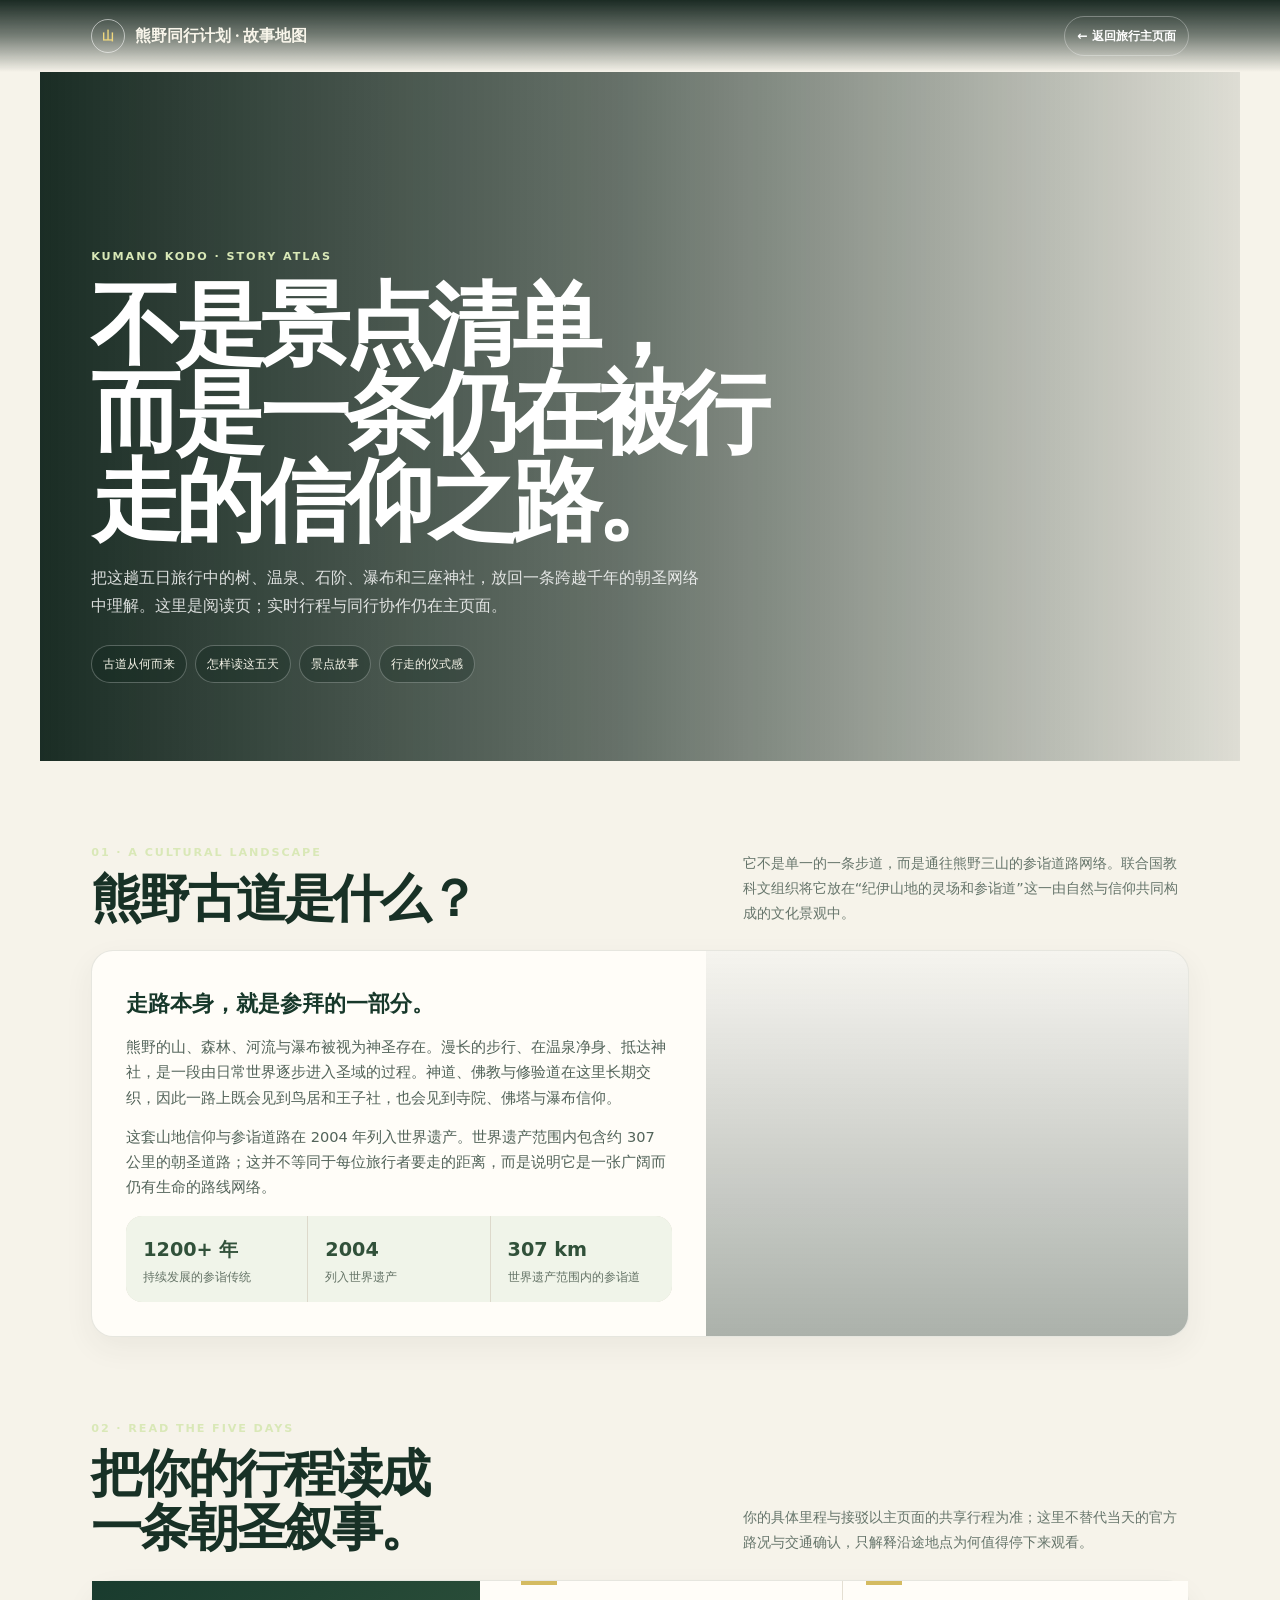
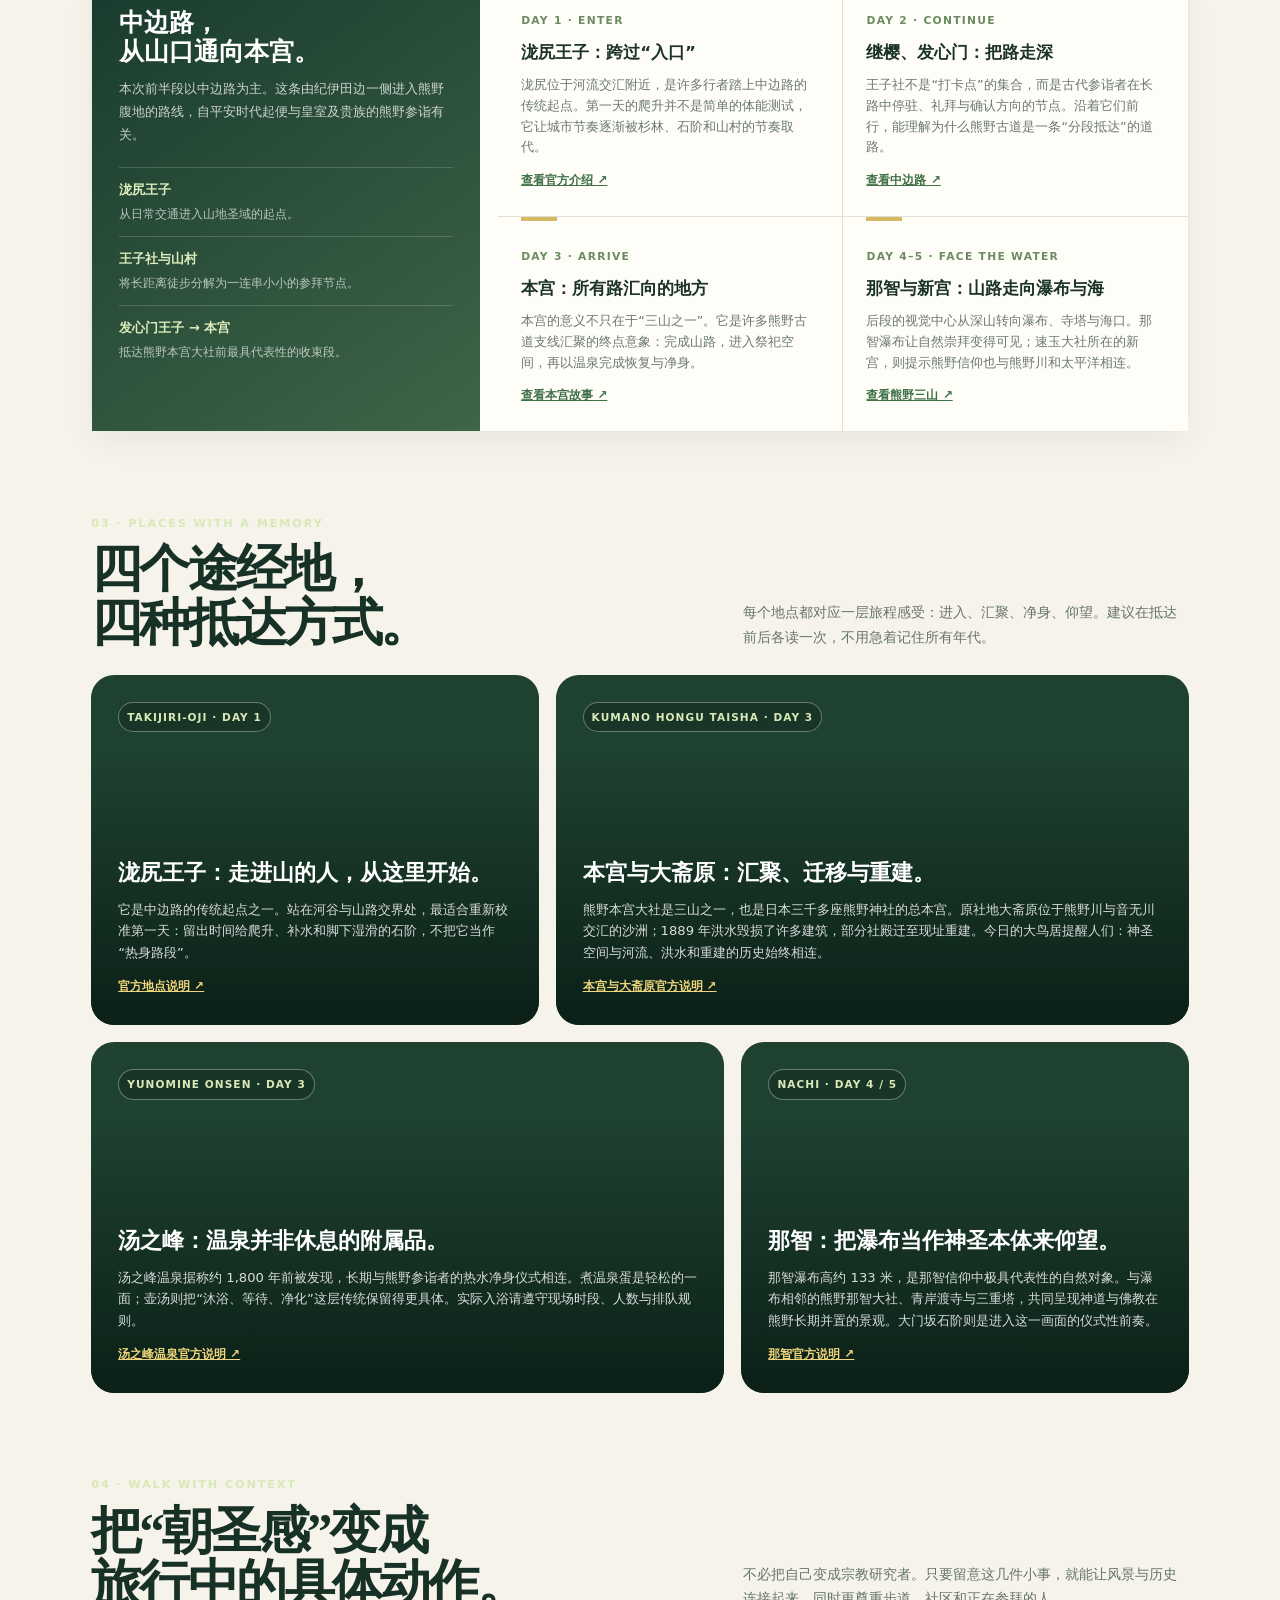
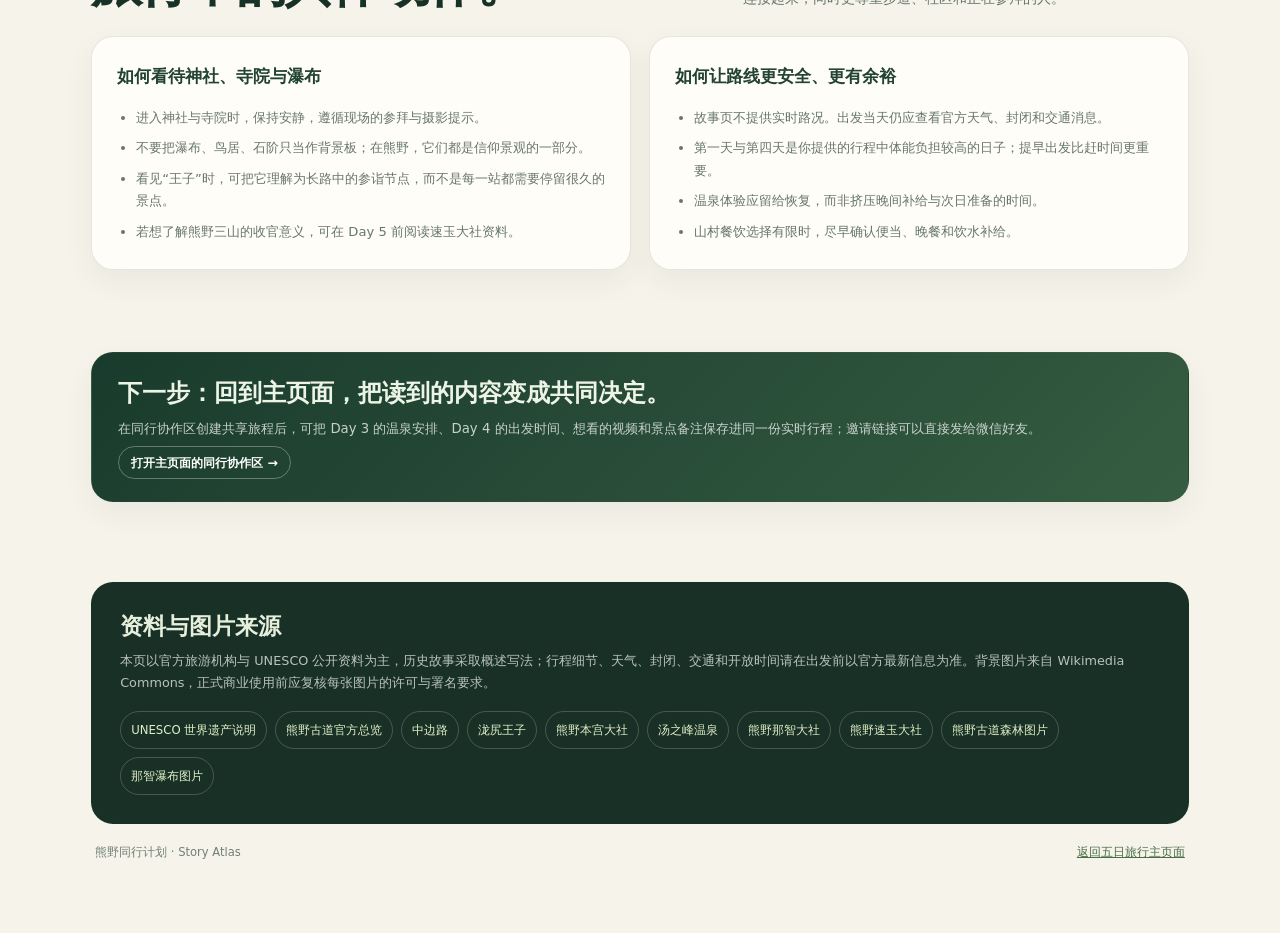
<file: stories.html>
<!doctype html>
<html lang="zh-CN">
<head>
  <meta charset="utf-8">
  <meta name="viewport" content="width=device-width, initial-scale=1">
  <meta name="theme-color" content="#17372a">
  <meta name="description" content="熊野古道故事与景点：读懂中边路、熊野三山、温泉与那智瀑布。">
  <title>熊野古道故事与景点｜熊野同行计划</title>
  <style>
    :root{--ink:#1a3025;--forest:#1b3c2f;--moss:#617f58;--leaf:#dce8c7;--paper:#f6f3ea;--line:#ded9cb;--warm:#c06b4f;--gold:#d8b65b}*{box-sizing:border-box}html{scroll-behavior:smooth}body{margin:0;color:#26382d;background:var(--paper);font:16px/1.72 system-ui,-apple-system,BlinkMacSystemFont,"Segoe UI","PingFang SC","Hiragino Sans GB","Microsoft YaHei",sans-serif}a{color:inherit}.page{max-width:1200px;margin:auto;padding:0 clamp(18px,4vw,54px) 70px}.top{position:sticky;z-index:5;top:0;display:flex;align-items:center;justify-content:space-between;gap:16px;height:72px;color:#f8f5ea}.top:before{content:"";position:absolute;z-index:-1;inset:0 -50vw;background:linear-gradient(180deg,rgba(13,30,23,.94),rgba(13,30,23,.55),transparent)}.brand{display:flex;align-items:center;gap:10px;font:700 1.02rem Georgia,"Songti SC",serif}.seal{display:grid;place-items:center;width:34px;height:34px;border:1px solid rgba(255,255,255,.55);border-radius:50%;color:#f0d77d;font-size:.72rem}.back{padding:8px 12px;border:1px solid rgba(255,255,255,.31);border-radius:99px;color:#fff;text-decoration:none;font-size:.78rem;font-weight:800}.back:hover{background:rgba(255,255,255,.12)}.hero{min-height:630px;margin:0 calc(-1 * clamp(18px,4vw,54px));padding:175px clamp(18px,4vw,54px) 78px;display:flex;align-items:end;color:#fff;background:linear-gradient(90deg,rgba(10,30,22,.93),rgba(10,30,22,.61) 48%,rgba(10,30,22,.10)),url("https://commons.wikimedia.org/wiki/Special:FilePath/Kumano%20Kodo%20forest.jpg?width=1800") center/cover}.hero-inner{max-width:770px}.eyebrow,.kicker{color:#d9e8b7;font-size:.7rem;font-weight:900;letter-spacing:.17em}.hero h1{max-width:740px;margin:16px 0 18px;font:700 clamp(3rem,7vw,6.2rem)/.98 Georgia,"Songti SC",serif;letter-spacing:-.065em}.hero p{max-width:620px;margin:0;color:rgba(255,255,255,.83);font-size:1rem;line-height:1.75}.anchor-nav{display:flex;flex-wrap:wrap;gap:8px;margin-top:25px}.anchor-nav a{padding:8px 11px;border:1px solid rgba(255,255,255,.26);border-radius:99px;color:#f5f4e8;text-decoration:none;font-size:.75rem;background:rgba(15,38,28,.31)}.anchor-nav a:hover{background:rgba(255,255,255,.13)}.section{margin-top:82px}.heading{display:grid;grid-template-columns:1fr minmax(230px,.72fr);gap:32px;align-items:end;margin-bottom:25px}.heading h2{margin:9px 0 0;color:#183126;font:700 clamp(2rem,4vw,3.55rem)/1.05 Georgia,"Songti SC",serif;letter-spacing:-.055em}.heading p{margin:0;color:#66756b;font-size:.9rem}.card{border:1px solid rgba(87,105,85,.15);border-radius:22px;background:#fffdf8;box-shadow:0 11px 30px rgba(48,59,47,.06)}.origin{display:grid;grid-template-columns:1.12fr .88fr;overflow:hidden}.origin-copy{padding:34px}.origin-copy h3{margin:0 0 12px;color:#17382a;font-size:1.35rem}.origin-copy p{margin:0;color:#53645a;font-size:.91rem}.origin-copy p+p{margin-top:14px}.origin-image{min-height:365px;background:linear-gradient(0deg,rgba(10,30,22,.34),rgba(10,30,22,.04)),url("https://commons.wikimedia.org/wiki/Special:FilePath/Kumano%20Kodo%20pilgrimage%20route%20Daimon-zaka%20World%20heritage%20%E7%86%8A%E9%87%8E%E5%8F%A4%E9%81%93%20%E5%A4%A7%E9%96%80%E5%9D%8218.JPG?width=1200") center/cover}.factline{display:grid;grid-template-columns:repeat(3,1fr);gap:1px;overflow:hidden;margin-top:17px;border-radius:16px;background:#ddd9cb}.factline div{padding:17px;background:#f0f4e9}.factline b{display:block;color:#31513a;font-size:1.2rem}.factline span{display:block;margin-top:3px;color:#647366;font-size:.73rem;line-height:1.4}.route-reading{display:grid;grid-template-columns:.72fr 1.28fr;gap:18px}.route-key{padding:27px;color:#eff4e9;background:linear-gradient(145deg,#193b2e,#3f6547)}.route-key h3{margin:0;color:#fff;font:700 1.55rem/1.18 Georgia,"Songti SC",serif}.route-key p{margin:12px 0 0;color:rgba(255,255,255,.76);font-size:.83rem}.route-key ul{margin:20px 0 0;padding:0;list-style:none}.route-key li{padding:11px 0;border-top:1px solid rgba(255,255,255,.16);font-size:.82rem}.route-key b{display:block;color:#ddedbd}.route-key span{display:block;margin-top:3px;color:rgba(255,255,255,.68);font-size:.74rem}.route-stages{display:grid;grid-template-columns:1fr 1fr;gap:1px;overflow:hidden;background:#e4dfd2}.stage{position:relative;min-height:210px;padding:23px;background:#fffdf8}.stage:before{content:"";position:absolute;left:23px;top:0;height:4px;width:36px;background:#d4bb61}.stage small{display:block;margin-top:8px;color:#6c8b60;font-weight:900;font-size:.67rem;letter-spacing:.12em}.stage h3{margin:9px 0 7px;color:#1b3328;font-size:1.04rem}.stage p{margin:0;color:#6a796f;font-size:.79rem;line-height:1.65}.stage a{display:inline-block;margin-top:12px;color:#3f7145;font-size:.75rem;font-weight:900}.place-grid{display:grid;grid-template-columns:repeat(12,1fr);gap:17px}.place{position:relative;min-height:330px;overflow:hidden;padding:27px;border-radius:23px;color:#fff;background:#204332}.place:before{content:"";position:absolute;inset:0;background-position:center;background-size:cover;transition:transform .45s}.place:hover:before{transform:scale(1.045)}.place:after{content:"";position:absolute;inset:0;background:linear-gradient(0deg,rgba(9,28,20,.91),rgba(11,32,23,.05) 78%)}.place>*{position:relative;z-index:1}.place.takijiri{grid-column:span 5}.place.hongu{grid-column:span 7}.place.yunomine{grid-column:span 7}.place.nachi{grid-column:span 5}.place.takijiri:before{background-image:url("https://commons.wikimedia.org/wiki/Special:FilePath/Kumano%20Kodo%20forest.jpg?width=1300")}.place.hongu:before{background-image:url("https://commons.wikimedia.org/wiki/Special:FilePath/Kumano%20Kodo%20Kumano%20Hongu%20Taisha%20World%20heritage%20%E7%86%8A%E9%87%8E%E6%9C%AC%E5%AE%AE%E5%A4%A7%E7%A4%BE08.JPG?width=1300")}.place.yunomine:before{background-image:url("https://commons.wikimedia.org/wiki/Special:FilePath/Kumano%20Kodo%20World%20heritage%20Yunomine%20Onsen%20Tsuboyu%20%E6%B9%AF%E3%81%AE%E5%B3%B0%E6%B8%A9%E6%B3%89%20%E3%81%A4%E3%81%BC%E6%B9%AF20.JPG?width=1300")}.place.nachi:before{background-image:url("https://commons.wikimedia.org/wiki/Special:FilePath/Three-storied%20Pagoda%20of%20Seiganto-ji%20and%20Nachi%20Falls%20201911.jpg?width=1300")}.place .tag{display:inline-block;padding:5px 8px;border:1px solid rgba(255,255,255,.34);border-radius:99px;color:#d9e8b7;font-size:.66rem;font-weight:900;letter-spacing:.1em;background:rgba(10,28,20,.28)}.place h3{margin:122px 0 8px;font-size:1.36rem}.place p{max-width:600px;margin:0;color:rgba(255,255,255,.84);font-size:.82rem;line-height:1.62}.place a{display:inline-block;margin-top:13px;color:#f0d77d;font-size:.74rem;font-weight:900}.timeline{position:relative;margin:0;padding:0;list-style:none}.timeline:before{content:"";position:absolute;left:13px;top:8px;bottom:9px;border-left:1px dashed #9ab08e}.timeline li{position:relative;padding:0 0 25px 47px}.timeline li:before{content:"";position:absolute;left:0;top:2px;width:25px;height:25px;border:4px solid #dceacb;border-radius:50%;background:#416a45}.timeline li:last-child{padding-bottom:0}.timeline b{display:block;color:#264732;font-size:.95rem}.timeline p{margin:5px 0 0;color:#6b796f;font-size:.82rem}.know{display:grid;grid-template-columns:1fr 1fr;gap:18px}.know-card{padding:25px}.know-card h3{margin:0;color:#234332;font-size:1.08rem}.know-card ul{margin:15px 0 0;padding-left:19px;color:#67766c;font-size:.82rem}.know-card li+li{margin-top:8px}.callout{padding:26px;color:#edf4e5;background:linear-gradient(135deg,#193b2d,#365c41)}.callout h3{margin:0;font:700 1.5rem/1.2 Georgia,"Songti SC",serif}.callout p{margin:11px 0 0;color:rgba(255,255,255,.75);font-size:.83rem}.sources{margin-top:80px;padding:29px;border-radius:22px;color:#e6eedc;background:#183026}.sources h2{margin:0;font:700 1.45rem Georgia,"Songti SC",serif}.sources p{margin:8px 0 17px;color:rgba(255,255,255,.7);font-size:.8rem}.source-list{display:flex;flex-wrap:wrap;gap:8px}.source-list a{padding:8px 10px;border:1px solid rgba(255,255,255,.2);border-radius:99px;color:#e1efc6;text-decoration:none;font-size:.73rem}.source-list a:hover{background:rgba(255,255,255,.1)}.footer{display:flex;justify-content:space-between;gap:20px;margin:19px 4px 0;color:#718075;font-size:.72rem}.footlink{color:#496e45}@media(max-width:820px){.heading,.origin,.route-reading,.know{grid-template-columns:1fr}.origin-image{min-height:280px}.place.takijiri,.place.hongu,.place.yunomine,.place.nachi{grid-column:span 6}.top{height:64px}.hero{min-height:560px;padding-top:140px}.factline{grid-template-columns:1fr 1fr}.factline div:last-child{grid-column:span 2}}@media(max-width:550px){.hero h1{font-size:3.25rem}.section{margin-top:58px}.route-stages{grid-template-columns:1fr}.place.takijiri,.place.hongu,.place.yunomine,.place.nachi{grid-column:span 12;min-height:300px}.factline{grid-template-columns:1fr}.factline div:last-child{grid-column:auto}.footer{flex-direction:column}.top .brand{font-size:.9rem}.back{font-size:.7rem}}
  </style>
</head>
<body>
  <div class="page">
    <header class="top"><div class="brand"><span class="seal">山</span>熊野同行计划 · 故事地图</div><a class="back" href="./index.html">← 返回旅行主页面</a></header>
    <main>
      <section class="hero"><div class="hero-inner"><div class="eyebrow">KUMANO KODO · STORY ATLAS</div><h1>不是景点清单，<br>而是一条仍在被行走的信仰之路。</h1><p>把这趟五日旅行中的树、温泉、石阶、瀑布和三座神社，放回一条跨越千年的朝圣网络中理解。这里是阅读页；实时行程与同行协作仍在主页面。</p><nav class="anchor-nav"><a href="#origin">古道从何而来</a><a href="#route">怎样读这五天</a><a href="#places">景点故事</a><a href="#pilgrim">行走的仪式感</a></nav></div></section>

      <section id="origin" class="section"><div class="heading"><div><div class="kicker">01 · A CULTURAL LANDSCAPE</div><h2>熊野古道是什么？</h2></div><p>它不是单一的一条步道，而是通往熊野三山的参诣道路网络。联合国教科文组织将它放在“纪伊山地的灵场和参诣道”这一由自然与信仰共同构成的文化景观中。</p></div><article class="card origin"><div class="origin-copy"><h3>走路本身，就是参拜的一部分。</h3><p>熊野的山、森林、河流与瀑布被视为神圣存在。漫长的步行、在温泉净身、抵达神社，是一段由日常世界逐步进入圣域的过程。神道、佛教与修验道在这里长期交织，因此一路上既会见到鸟居和王子社，也会见到寺院、佛塔与瀑布信仰。</p><p>这套山地信仰与参诣道路在 2004 年列入世界遗产。世界遗产范围内包含约 307 公里的朝圣道路；这并不等同于每位旅行者要走的距离，而是说明它是一张广阔而仍有生命的路线网络。</p><div class="factline"><div><b>1200+ 年</b><span>持续发展的参诣传统</span></div><div><b>2004</b><span>列入世界遗产</span></div><div><b>307 km</b><span>世界遗产范围内的参诣道</span></div></div></div><div class="origin-image" aria-label="熊野古道石阶与森林"></div></article></section>

      <section id="route" class="section"><div class="heading"><div><div class="kicker">02 · READ THE FIVE DAYS</div><h2>把你的行程读成<br>一条朝圣叙事。</h2></div><p>你的具体里程与接驳以主页面的共享行程为准；这里不替代当天的官方路况与交通确认，只解释沿途地点为何值得停下来观看。</p></div><div class="card route-reading"><aside class="route-key"><h3>中边路，<br>从山口通向本宫。</h3><p>本次前半段以中边路为主。这条由纪伊田边一侧进入熊野腹地的路线，自平安时代起便与皇室及贵族的熊野参诣有关。</p><ul><li><b>泷尻王子</b><span>从日常交通进入山地圣域的起点。</span></li><li><b>王子社与山村</b><span>将长距离徒步分解为一连串小小的参拜节点。</span></li><li><b>发心门王子 → 本宫</b><span>抵达熊野本宫大社前最具代表性的收束段。</span></li></ul></aside><div class="route-stages"><article class="stage"><small>DAY 1 · ENTER</small><h3>泷尻王子：跨过“入口”</h3><p>泷尻位于河流交汇附近，是许多行者踏上中边路的传统起点。第一天的爬升并不是简单的体能测试，它让城市节奏逐渐被杉林、石阶和山村的节奏取代。</p><a href="https://www.tb-kumano.jp/en/places/takijiri/" target="_blank" rel="noopener">查看官方介绍 ↗</a></article><article class="stage"><small>DAY 2 · CONTINUE</small><h3>继樱、发心门：把路走深</h3><p>王子社不是“打卡点”的集合，而是古代参诣者在长路中停驻、礼拜与确认方向的节点。沿着它们前行，能理解为什么熊野古道是一条“分段抵达”的道路。</p><a href="https://www.tb-kumano.jp/en/kumano-kodo/nakahechi/" target="_blank" rel="noopener">查看中边路 ↗</a></article><article class="stage"><small>DAY 3 · ARRIVE</small><h3>本宫：所有路汇向的地方</h3><p>本宫的意义不只在于“三山之一”。它是许多熊野古道支线汇聚的终点意象：完成山路，进入祭祀空间，再以温泉完成恢复与净身。</p><a href="https://www.tb-kumano.jp/en/kumano-kodo/world-heritage/kumano-hongu-taisha/" target="_blank" rel="noopener">查看本宫故事 ↗</a></article><article class="stage"><small>DAY 4–5 · FACE THE WATER</small><h3>那智与新宫：山路走向瀑布与海</h3><p>后段的视觉中心从深山转向瀑布、寺塔与海口。那智瀑布让自然崇拜变得可见；速玉大社所在的新宫，则提示熊野信仰也与熊野川和太平洋相连。</p><a href="https://www.tb-kumano.jp/en/kumano-kodo/world-heritage/" target="_blank" rel="noopener">查看熊野三山 ↗</a></article></div></div></section>

      <section id="places" class="section"><div class="heading"><div><div class="kicker">03 · PLACES WITH A MEMORY</div><h2>四个途经地，<br>四种抵达方式。</h2></div><p>每个地点都对应一层旅程感受：进入、汇聚、净身、仰望。建议在抵达前后各读一次，不用急着记住所有年代。</p></div><div class="place-grid"><article class="place takijiri"><span class="tag">TAKIJIRI-OJI · DAY 1</span><h3>泷尻王子：走进山的人，从这里开始。</h3><p>它是中边路的传统起点之一。站在河谷与山路交界处，最适合重新校准第一天：留出时间给爬升、补水和脚下湿滑的石阶，不把它当作“热身路段”。</p><a href="https://www.tb-kumano.jp/en/places/takijiri/" target="_blank" rel="noopener">官方地点说明 ↗</a></article><article class="place hongu"><span class="tag">KUMANO HONGU TAISHA · DAY 3</span><h3>本宫与大斋原：汇聚、迁移与重建。</h3><p>熊野本宫大社是三山之一，也是日本三千多座熊野神社的总本宫。原社地大斋原位于熊野川与音无川交汇的沙洲；1889 年洪水毁损了许多建筑，部分社殿迁至现址重建。今日的大鸟居提醒人们：神圣空间与河流、洪水和重建的历史始终相连。</p><a href="https://www.tb-kumano.jp/en/kumano-kodo/world-heritage/kumano-hongu-taisha/" target="_blank" rel="noopener">本宫与大斋原官方说明 ↗</a></article><article class="place yunomine"><span class="tag">YUNOMINE ONSEN · DAY 3</span><h3>汤之峰：温泉并非休息的附属品。</h3><p>汤之峰温泉据称约 1,800 年前被发现，长期与熊野参诣者的热水净身仪式相连。煮温泉蛋是轻松的一面；壶汤则把“沐浴、等待、净化”这层传统保留得更具体。实际入浴请遵守现场时段、人数与排队规则。</p><a href="https://www.tb-kumano.jp/en/places/yunomine/" target="_blank" rel="noopener">汤之峰温泉官方说明 ↗</a></article><article class="place nachi"><span class="tag">NACHI · DAY 4 / 5</span><h3>那智：把瀑布当作神圣本体来仰望。</h3><p>那智瀑布高约 133 米，是那智信仰中极具代表性的自然对象。与瀑布相邻的熊野那智大社、青岸渡寺与三重塔，共同呈现神道与佛教在熊野长期并置的景观。大门坂石阶则是进入这一画面的仪式性前奏。</p><a href="https://www.tb-kumano.jp/en/kumano-kodo/world-heritage/kumano-nachi-taisha/" target="_blank" rel="noopener">那智官方说明 ↗</a></article></div></section>

      <section id="pilgrim" class="section"><div class="heading"><div><div class="kicker">04 · WALK WITH CONTEXT</div><h2>把“朝圣感”变成<br>旅行中的具体动作。</h2></div><p>不必把自己变成宗教研究者。只要留意这几件小事，就能让风景与历史连接起来，同时更尊重步道、社区和正在参拜的人。</p></div><div class="know"><article class="card know-card"><h3>如何看待神社、寺院与瀑布</h3><ul><li>进入神社与寺院时，保持安静，遵循现场的参拜与摄影提示。</li><li>不要把瀑布、鸟居、石阶只当作背景板；在熊野，它们都是信仰景观的一部分。</li><li>看见“王子”时，可把它理解为长路中的参诣节点，而不是每一站都需要停留很久的景点。</li><li>若想了解熊野三山的收官意义，可在 Day 5 前阅读速玉大社资料。</li></ul></article><article class="card know-card"><h3>如何让路线更安全、更有余裕</h3><ul><li>故事页不提供实时路况。出发当天仍应查看官方天气、封闭和交通消息。</li><li>第一天与第四天是你提供的行程中体能负担较高的日子；提早出发比赶时间更重要。</li><li>温泉体验应留给恢复，而非挤压晚间补给与次日准备的时间。</li><li>山村餐饮选择有限时，尽早确认便当、晚餐和饮水补给。</li></ul></article></div></section>

      <section class="section"><div class="card callout"><h3>下一步：回到主页面，把读到的内容变成共同决定。</h3><p>在同行协作区创建共享旅程后，可把 Day 3 的温泉安排、Day 4 的出发时间、想看的视频和景点备注保存进同一份实时行程；邀请链接可以直接发给微信好友。</p><p><a class="back" href="./index.html#together">打开主页面的同行协作区 →</a></p></div></section>

      <section class="sources"><h2>资料与图片来源</h2><p>本页以官方旅游机构与 UNESCO 公开资料为主，历史故事采取概述写法；行程细节、天气、封闭、交通和开放时间请在出发前以官方最新信息为准。背景图片来自 Wikimedia Commons，正式商业使用前应复核每张图片的许可与署名要求。</p><div class="source-list"><a href="https://whc.unesco.org/en/list/1142" target="_blank" rel="noopener">UNESCO 世界遗产说明</a><a href="https://www.tb-kumano.jp/en/kumano-kodo/" target="_blank" rel="noopener">熊野古道官方总览</a><a href="https://www.tb-kumano.jp/en/kumano-kodo/nakahechi/" target="_blank" rel="noopener">中边路</a><a href="https://www.tb-kumano.jp/en/places/takijiri/" target="_blank" rel="noopener">泷尻王子</a><a href="https://www.tb-kumano.jp/en/kumano-kodo/world-heritage/kumano-hongu-taisha/" target="_blank" rel="noopener">熊野本宫大社</a><a href="https://www.tb-kumano.jp/en/places/yunomine/" target="_blank" rel="noopener">汤之峰温泉</a><a href="https://www.tb-kumano.jp/en/kumano-kodo/world-heritage/kumano-nachi-taisha/" target="_blank" rel="noopener">熊野那智大社</a><a href="https://www.tb-kumano.jp/en/kumano-kodo/world-heritage/kumano-hayatama-taisha/" target="_blank" rel="noopener">熊野速玉大社</a><a href="https://commons.wikimedia.org/wiki/File:Kumano_Kodo_forest.jpg" target="_blank" rel="noopener">熊野古道森林图片</a><a href="https://commons.wikimedia.org/wiki/File:Three-storied_Pagoda_of_Seiganto-ji_and_Nachi_Falls_201911.jpg" target="_blank" rel="noopener">那智瀑布图片</a></div></section>
    </main>
    <footer class="footer"><span>熊野同行计划 · Story Atlas</span><a class="footlink" href="./index.html">返回五日旅行主页面</a></footer>
  </div>
</body>
</html>
</file>
